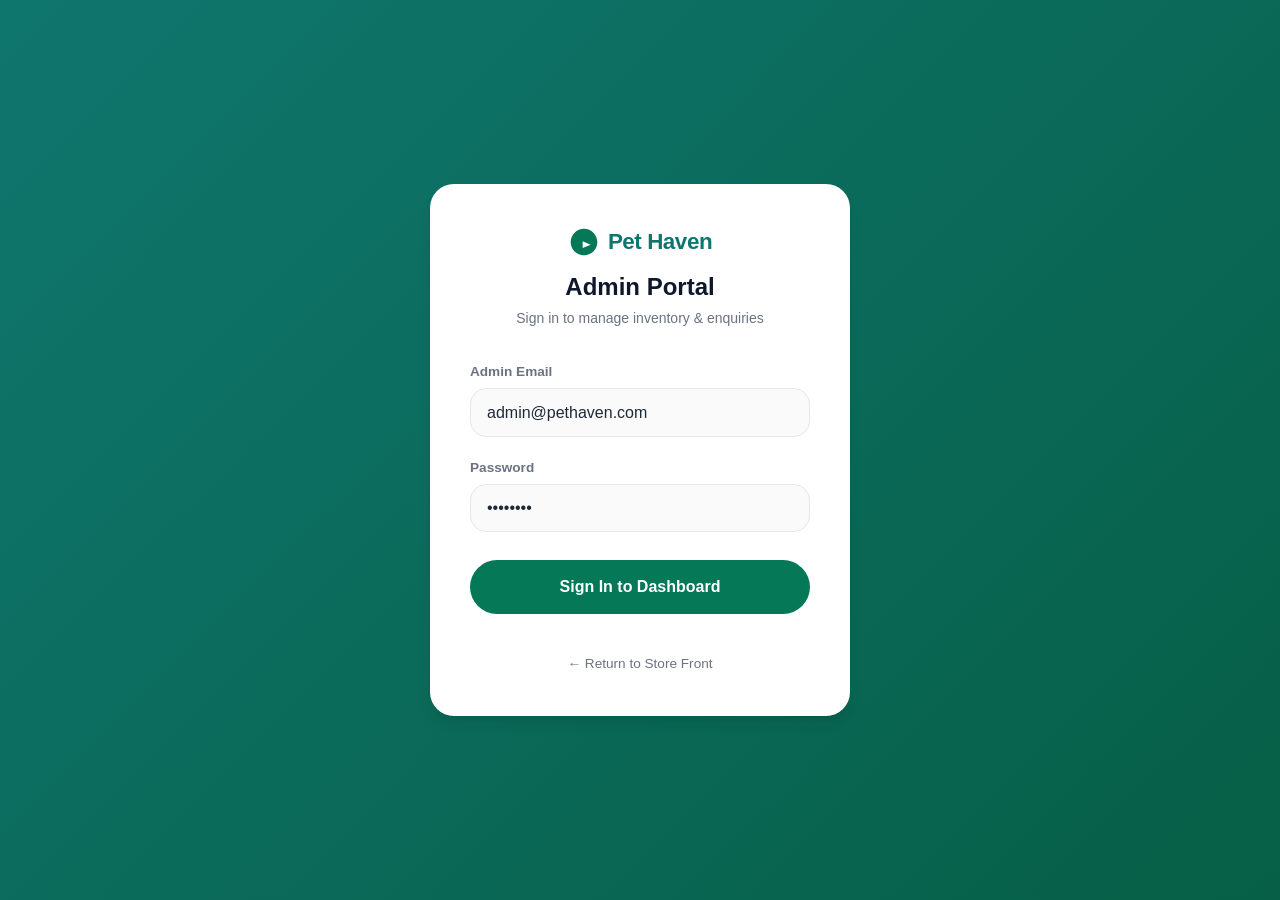
<file: admin/login.html>
<!DOCTYPE html>
<html lang="en">
<head>
  <meta charset="UTF-8">
  <meta name="viewport" content="width=device-width, initial-scale=1.0">
  <title>Admin Login | Pet Haven</title>
  <link rel="stylesheet" href="../css/style.css">
  <link rel="stylesheet" href="../css/components.css">
  <style>
    body {
      background: linear-gradient(135deg, #0F766E 0%, #065F46 100%);
      display: flex;
      align-items: center;
      justify-content: center;
      min-height: 100vh;
      padding: 1.5rem;
    }
    .login-card {
      background: #FFFFFF;
      border-radius: var(--radius-xl);
      padding: 2.5rem;
      width: 100%;
      max-width: 420px;
      box-shadow: var(--shadow-lg);
    }
  </style>
</head>
<body>

  <div class="login-card">
    <div class="text-center" style="margin-bottom: 2rem;">
      <a href="../index.html" class="brand-logo" style="justify-content: center; margin-bottom: 0.5rem;">
        <svg viewBox="0 0 24 24"><path d="M12 2C6.48 2 2 6.48 2 12s4.48 10 10 10 10-4.48 10-10S17.52 2 12 2zm-1 14.5v-5l6 2.5-6 2.5zm1-9.5c-1.1 0-2 .9-2 2s.9 2 2 2 2-.9 2-2-.9-2-2-2z"/></svg>
        <span>Pet Haven</span>
      </a>
      <h2 style="font-size: 1.5rem; font-weight: 800; color: #0F172A;">Admin Portal</h2>
      <p class="text-muted" style="font-size: 0.875rem;">Sign in to manage inventory & enquiries</p>
    </div>

    <form id="admin-login-form" style="display: flex; flex-direction: column; gap: 1.25rem;">
      <div class="form-group">
        <label class="form-label">Admin Email</label>
        <input type="email" id="login-email" class="form-input" required placeholder="admin@pethaven.com" value="admin@pethaven.com">
      </div>

      <div class="form-group">
        <label class="form-label">Password</label>
        <input type="password" id="login-password" class="form-input" required placeholder="••••••••" value="admin123">
      </div>

      <button type="submit" class="btn btn-primary btn-full" style="min-height: 48px; font-size: 1rem; margin-top: 0.5rem;">
        Sign In to Dashboard
      </button>

      <div class="text-center" style="margin-top: 1rem;">
        <a href="../index.html" style="font-size: 0.85rem; color: var(--text-muted);">← Return to Store Front</a>
      </div>
    </form>
  </div>

  <script src="../js/config.js"></script>
  <script src="../js/main.js"></script>
  <script src="../js/admin.js"></script>
</body>
</html>
</file>
<file: css/style.css>
/* ==========================================================================
   Pet Haven - Global Design System & Variables (Figma Spec)
   ========================================================================== */

:root {
  /* Brand Primary Colors */
  --primary-50: #ECFDF5;
  --primary-100: #D1FAE5;
  --primary-200: #A7F3D0;
  --primary-500: #10B981;
  --primary-600: #059669;
  --primary-700: #047857;
  --primary-800: #065F46;
  --primary-900: #0F766E;
  --primary-dark: #0B5D4E;

  /* Accent Tints & Backgrounds */
  --bg-page: #F8FAF8;
  --bg-card: #FFFFFF;
  --bg-footer: #DCE6F1;
  --bg-footer-dark: #1E293B;
  --bg-badge-green: #E6F4EA;
  --bg-badge-blue: #E8F0FE;
  --bg-badge-orange: #FFF3E0;

  /* Neutral Shades */
  --text-main: #1F2937;
  --text-muted: #6B7280;
  --text-light: #9CA3AF;
  --border-light: #E5E7EB;
  --border-focus: #059669;

  /* Functional Colors */
  --success: #10B981;
  --warning: #F59E0B;
  --danger: #EF4444;

  /* Typography */
  --font-sans: 'Inter', -apple-system, BlinkMacSystemFont, 'Segoe UI', Roboto, Helvetica, Arial, sans-serif;
  
  /* Shadows & Radius */
  --radius-sm: 8px;
  --radius-md: 12px;
  --radius-lg: 16px;
  --radius-xl: 24px;
  --radius-full: 9999px;
  
  --shadow-sm: 0 1px 2px 0 rgba(0, 0, 0, 0.05);
  --shadow-md: 0 4px 6px -1px rgba(0, 0, 0, 0.07), 0 2px 4px -1px rgba(0, 0, 0, 0.04);
  --shadow-lg: 0 10px 15px -3px rgba(0, 0, 0, 0.08), 0 4px 6px -2px rgba(0, 0, 0, 0.03);
  --shadow-hover: 0 14px 20px -4px rgba(0, 0, 0, 0.12);

  /* Layout Widths */
  --max-width: 1280px;
  --header-height: 80px;
}

/* Base Reset */
*, *::before, *::after {
  box-sizing: border-box;
  margin: 0;
  padding: 0;
}

html {
  scroll-behavior: smooth;
  font-size: 16px;
}

body {
  font-family: var(--font-sans);
  background-color: var(--bg-page);
  color: var(--text-main);
  line-height: 1.6;
  -webkit-font-smoothing: antialiased;
  min-height: 100vh;
  display: flex;
  flex-direction: column;
}

img {
  max-width: 100%;
  height: auto;
  display: block;
}

a {
  color: inherit;
  text-decoration: none;
  transition: color 0.2s ease;
}

button, input, select, textarea {
  font: inherit;
}

.container {
  width: 100%;
  max-width: var(--max-width);
  margin: 0 auto;
  padding: 0 1.5rem;
}

/* Utility Classes */
.text-center { text-align: center; }
.text-primary { color: var(--primary-700); }
.text-muted { color: var(--text-muted); }
.font-bold { font-weight: 700; }
.font-medium { font-weight: 500; }

.flex { display: flex; }
.flex-between { display: flex; justify-content: space-between; align-items: center; }
.items-center { align-items: center; }
.gap-1 { gap: 0.5rem; }
.gap-2 { gap: 1rem; }
.gap-3 { gap: 1.5rem; }

/* Buttons & Pill Components */
.btn {
  display: inline-flex;
  align-items: center;
  justify-content: center;
  gap: 0.5rem;
  padding: 0.75rem 1.5rem;
  font-size: 0.95rem;
  font-weight: 600;
  border-radius: var(--radius-full);
  border: 2px solid transparent;
  cursor: pointer;
  transition: all 0.25s cubic-bezier(0.4, 0, 0.2, 1);
  text-decoration: none;
}

.btn-primary {
  background-color: var(--primary-700);
  color: #FFFFFF;
}

.btn-primary:hover {
  background-color: var(--primary-800);
  box-shadow: var(--shadow-md);
  transform: translateY(-1px);
}

.btn-secondary {
  background-color: var(--primary-50);
  color: var(--primary-800);
  border-color: var(--primary-200);
}

.btn-secondary:hover {
  background-color: var(--primary-100);
}

.btn-outline {
  background-color: transparent;
  border-color: var(--border-light);
  color: var(--text-main);
}

.btn-outline:hover {
  border-color: var(--primary-600);
  color: var(--primary-700);
}

.btn-whatsapp {
  background-color: #25D366;
  color: #FFFFFF;
}

.btn-whatsapp:hover {
  background-color: #1DA851;
  box-shadow: 0 4px 12px rgba(37, 211, 102, 0.3);
  transform: translateY(-1px);
}

.btn-sm {
  padding: 0.4rem 1rem;
  font-size: 0.875rem;
}

.btn-full {
  width: 100%;
}

/* Header & Navigation Bar */
.site-header {
  position: sticky;
  top: 0;
  z-index: 100;
  background-color: rgba(255, 255, 255, 0.92);
  backdrop-filter: blur(12px);
  -webkit-backdrop-filter: blur(12px);
  border-bottom: 1px solid rgba(0, 0, 0, 0.05);
  height: var(--header-height);
  display: flex;
  align-items: center;
}

.nav-container {
  display: flex;
  align-items: center;
  justify-content: space-between;
  width: 100%;
}

.brand-logo {
  display: flex;
  align-items: center;
  gap: 0.5rem;
  font-size: 1.4rem;
  font-weight: 800;
  color: var(--primary-900);
  letter-spacing: -0.02em;
}

.brand-logo svg {
  width: 32px;
  height: 32px;
  fill: var(--primary-700);
}

.nav-menu {
  display: flex;
  align-items: center;
  gap: 2rem;
  list-style: none;
}

.nav-link {
  font-weight: 500;
  color: var(--text-main);
  font-size: 0.95rem;
  padding: 0.4rem 0;
  position: relative;
}

.nav-link:hover, .nav-link.active {
  color: var(--primary-700);
}

.nav-link.active::after {
  content: '';
  position: absolute;
  bottom: -4px;
  left: 0;
  width: 100%;
  height: 2.5px;
  background-color: var(--primary-700);
  border-radius: var(--radius-full);
}

.header-actions {
  display: flex;
  align-items: center;
  gap: 1rem;
}

.mobile-nav-toggle {
  display: none;
  background: none;
  border: none;
  cursor: pointer;
  padding: 0.5rem;
  color: var(--text-main);
}

/* Footer Section */
.site-footer {
  background-color: var(--bg-footer);
  margin-top: auto;
  padding: 4rem 0 2rem;
  border-top: 1px solid rgba(0,0,0,0.05);
}

.footer-grid {
  display: grid;
  grid-template-columns: 2fr 1fr 1fr 1.5fr;
  gap: 3rem;
  margin-bottom: 3rem;
}

.footer-col h4 {
  font-size: 1.1rem;
  font-weight: 700;
  color: var(--text-main);
  margin-bottom: 1.25rem;
}

.footer-links {
  list-style: none;
  display: flex;
  flex-direction: column;
  gap: 0.75rem;
}

.footer-links a {
  color: var(--text-muted);
  font-size: 0.95rem;
}

.footer-links a:hover {
  color: var(--primary-700);
}

.footer-bottom {
  border-top: 1px solid rgba(0, 0, 0, 0.08);
  padding-top: 1.5rem;
  display: flex;
  justify-content: space-between;
  align-items: center;
  color: var(--text-muted);
  font-size: 0.875rem;
}

/* Hero Section */
.hero-section {
  padding: 4rem 0 5rem;
}

.hero-grid {
  display: grid;
  grid-template-columns: 1fr 1fr;
  gap: 3.5rem;
  align-items: center;
}

.hero-title {
  font-size: 3.25rem;
  font-weight: 800;
  line-height: 1.15;
  color: #0F172A;
  margin-bottom: 1.25rem;
  letter-spacing: -0.025em;
}

.hero-subtitle {
  font-size: 1.125rem;
  color: var(--text-muted);
  margin-bottom: 2rem;
  max-width: 90%;
}

.hero-cta-group {
  display: flex;
  align-items: center;
  gap: 1rem;
  margin-bottom: 2.5rem;
}

.hero-stats {
  display: flex;
  align-items: center;
  gap: 2.5rem;
  padding-top: 1.5rem;
  border-top: 1px solid var(--border-light);
}

.stat-item h3 {
  font-size: 1.75rem;
  font-weight: 800;
  color: var(--primary-900);
}

.stat-item p {
  font-size: 0.875rem;
  color: var(--text-muted);
}

.hero-image-wrapper {
  position: relative;
  border-radius: var(--radius-xl);
  overflow: hidden;
  box-shadow: var(--shadow-lg);
  background: var(--bg-card);
}

.hero-image-wrapper img {
  width: 100%;
  height: 460px;
  object-fit: cover;
}

.hero-floating-badge {
  position: absolute;
  bottom: 1.5rem;
  left: 1.5rem;
  background: rgba(255, 255, 255, 0.95);
  backdrop-filter: blur(8px);
  padding: 0.85rem 1.25rem;
  border-radius: var(--radius-lg);
  box-shadow: var(--shadow-md);
  display: flex;
  align-items: center;
  gap: 0.75rem;
}
</file>
<file: css/components.css>
/* ==========================================================================
   Pet Haven - Reusable Component Styles
   ========================================================================== */

/* Section Headings */
.section-header {
  margin-bottom: 2.5rem;
}

.section-title {
  font-size: 2.25rem;
  font-weight: 800;
  color: #0F172A;
  margin-bottom: 0.5rem;
  letter-spacing: -0.02em;
}

.section-subtitle {
  font-size: 1rem;
  color: var(--text-muted);
}

/* Category Grid & Cards (Figma Style) */
.category-grid {
  display: grid;
  grid-template-columns: 2fr 1fr 1fr;
  gap: 1.5rem;
  margin-bottom: 4rem;
}

.category-card {
  position: relative;
  border-radius: var(--radius-xl);
  overflow: hidden;
  padding: 2rem;
  display: flex;
  flex-direction: column;
  justify-content: space-between;
  min-height: 240px;
  transition: transform 0.3s ease, box-shadow 0.3s ease;
  cursor: pointer;
}

.category-card:hover {
  transform: translateY(-4px);
  box-shadow: var(--shadow-lg);
}

.category-card.featured-photo {
  background-size: cover;
  background-position: center;
  color: #FFFFFF;
}

.category-card.featured-photo::before {
  content: '';
  position: absolute;
  inset: 0;
  background: linear-gradient(to top, rgba(0,0,0,0.7) 0%, rgba(0,0,0,0.1) 60%);
  z-index: 1;
}

.category-card.featured-photo * {
  position: relative;
  z-index: 2;
}

.category-card.tint-green {
  background-color: var(--bg-badge-green);
  border: 1px solid var(--primary-100);
}

.category-card.tint-blue {
  background-color: var(--bg-badge-blue);
  border: 1px solid #DBEAFE;
}

.category-icon-box {
  width: 52px;
  height: 52px;
  border-radius: var(--radius-lg);
  background-color: #FFFFFF;
  display: flex;
  align-items: center;
  justify-content: center;
  box-shadow: var(--shadow-sm);
  color: var(--primary-700);
}

.category-card h3 {
  font-size: 1.5rem;
  font-weight: 700;
}

/* Search & Filter Bar Container */
.filter-bar-card {
  background: #FFFFFF;
  border-radius: var(--radius-xl);
  padding: 1.5rem;
  box-shadow: var(--shadow-md);
  margin-bottom: 2.5rem;
  border: 1px solid var(--border-light);
}

.filter-grid {
  display: grid;
  grid-template-columns: 2fr 1fr 1fr 1fr auto;
  gap: 1rem;
  align-items: center;
}

.form-group {
  display: flex;
  flex-direction: column;
  gap: 0.35rem;
}

.form-label {
  font-size: 0.85rem;
  font-weight: 600;
  color: var(--text-muted);
}

.form-input, .form-select {
  width: 100%;
  padding: 0.65rem 1rem;
  border: 1.5px solid var(--border-light);
  border-radius: var(--radius-lg);
  background-color: #FAFAFA;
  color: var(--text-main);
  outline: none;
  transition: border-color 0.2s, background-color 0.2s;
}

.form-input:focus, .form-select:focus {
  border-color: var(--primary-600);
  background-color: #FFFFFF;
  box-shadow: 0 0 0 3px rgba(16, 185, 129, 0.15);
}

/* Item Card Grid (Pets, Birds, Products) */
.item-grid {
  display: grid;
  grid-template-columns: repeat(3, 1fr);
  gap: 2rem;
  margin-bottom: 3rem;
}

.item-card {
  background: var(--bg-card);
  border-radius: var(--radius-xl);
  overflow: hidden;
  border: 1px solid var(--border-light);
  box-shadow: var(--shadow-sm);
  transition: transform 0.3s cubic-bezier(0.4, 0, 0.2, 1), box-shadow 0.3s ease;
  display: flex;
  flex-direction: column;
}

.item-card:hover {
  transform: translateY(-5px);
  box-shadow: var(--shadow-hover);
}

.item-card-image {
  position: relative;
  width: 100%;
  height: 240px;
  overflow: hidden;
  background-color: #F1F5F9;
}

.item-card-image img {
  width: 100%;
  height: 100%;
  object-fit: cover;
  transition: transform 0.5s ease;
}

.item-card:hover .item-card-image img {
  transform: scale(1.05);
}

.badge {
  display: inline-flex;
  align-items: center;
  justify-content: center;
  padding: 0.3rem 0.75rem;
  border-radius: var(--radius-full);
  font-size: 0.75rem;
  font-weight: 700;
  letter-spacing: 0.03em;
  text-transform: uppercase;
  line-height: 1.2;
}

.item-card .badge {
  position: absolute;
  top: 1rem;
  right: 1rem;
}

.badge-available {
  background: #10B981;
  color: #FFFFFF;
}

.badge-featured {
  background: #F59E0B;
  color: #FFFFFF;
}

.badge-adopted {
  background: #6B7280;
  color: #FFFFFF;
}

.item-card-body {
  padding: 1.5rem;
  display: flex;
  flex-direction: column;
  flex-grow: 1;
}

.item-card-header {
  display: flex;
  justify-content: space-between;
  align-items: flex-start;
  margin-bottom: 0.5rem;
}

.item-title {
  font-size: 1.25rem;
  font-weight: 700;
  color: var(--text-main);
}

.item-price {
  font-size: 1.25rem;
  font-weight: 800;
  color: var(--primary-800);
}

.item-meta {
  font-size: 0.875rem;
  color: var(--text-muted);
  margin-bottom: 1rem;
  display: flex;
  align-items: center;
  gap: 0.4rem;
}

.item-card-footer {
  margin-top: auto;
  padding-top: 1rem;
  border-top: 1px solid var(--border-light);
  display: flex;
  gap: 0.75rem;
}

/* Detail Page Layout */
.detail-grid {
  display: grid;
  grid-template-columns: 1fr 1fr;
  gap: 3.5rem;
  background: #FFFFFF;
  border-radius: var(--radius-xl);
  padding: 2.5rem;
  box-shadow: var(--shadow-md);
  margin: 2rem 0 4rem;
}

.gallery-main-img {
  width: 100%;
  height: 420px;
  border-radius: var(--radius-lg);
  object-fit: cover;
  background: #F1F5F9;
}

.gallery-thumbs {
  display: flex;
  gap: 1rem;
  margin-top: 1rem;
}

.gallery-thumb {
  width: 80px;
  height: 80px;
  border-radius: var(--radius-md);
  object-fit: cover;
  cursor: pointer;
  border: 2px solid transparent;
  transition: border-color 0.2s;
}

.gallery-thumb.active {
  border-color: var(--primary-700);
}

.detail-info-box {
  display: flex;
  flex-direction: column;
}

.detail-specs-grid {
  display: grid;
  grid-template-columns: 1fr 1fr;
  gap: 1rem;
  background: var(--bg-page);
  padding: 1.25rem;
  border-radius: var(--radius-lg);
  margin: 1.5rem 0;
}

.spec-item {
  display: flex;
  flex-direction: column;
}

.spec-item span:first-child {
  font-size: 0.8rem;
  color: var(--text-muted);
}

.spec-item span:last-child {
  font-size: 0.95rem;
  font-weight: 600;
  color: var(--text-main);
}

/* Empty State Component */
.empty-state {
  text-align: center;
  padding: 4rem 2rem;
  background: #FFFFFF;
  border-radius: var(--radius-xl);
  box-shadow: var(--shadow-sm);
  grid-column: 1 / -1;
}

.empty-state svg {
  width: 64px;
  height: 64px;
  color: var(--text-light);
  margin-bottom: 1rem;
}

.empty-state h3 {
  font-size: 1.5rem;
  font-weight: 700;
  color: var(--text-main);
  margin-bottom: 0.5rem;
}

.empty-state p {
  color: var(--text-muted);
  max-width: 400px;
  margin: 0 auto 1.5rem;
}

/* Loading Skeleton Component */
.skeleton-card {
  background: #FFFFFF;
  border-radius: var(--radius-xl);
  overflow: hidden;
  border: 1px solid var(--border-light);
  height: 380px;
  display: flex;
  flex-direction: column;
}

.skeleton-img {
  height: 220px;
  background: linear-gradient(90deg, #f0f0f0 25%, #e0e0e0 50%, #f0f0f0 75%);
  background-size: 200% 100%;
  animation: skeleton-shimmer 1.5s infinite;
}

.skeleton-body {
  padding: 1.5rem;
  display: flex;
  flex-direction: column;
  gap: 1rem;
}

.skeleton-line {
  height: 16px;
  border-radius: 4px;
  background: linear-gradient(90deg, #f0f0f0 25%, #e0e0e0 50%, #f0f0f0 75%);
  background-size: 200% 100%;
  animation: skeleton-shimmer 1.5s infinite;
}

@keyframes skeleton-shimmer {
  0% { background-position: 200% 0; }
  100% { background-position: -200% 0; }
}

/* Toast Notifications */
.toast-container {
  position: fixed;
  bottom: 2rem;
  right: 2rem;
  z-index: 1000;
  display: flex;
  flex-direction: column;
  gap: 0.75rem;
}

.toast {
  background: #1E293B;
  color: #FFFFFF;
  padding: 0.85rem 1.5rem;
  border-radius: var(--radius-lg);
  box-shadow: var(--shadow-lg);
  display: flex;
  align-items: center;
  gap: 0.75rem;
  font-size: 0.9rem;
  animation: toast-in 0.3s cubic-bezier(0.175, 0.885, 0.32, 1.275);
}

.toast-success { background: #065F46; }
.toast-error { background: #991B1B; }

@keyframes toast-in {
  from { opacity: 0; transform: translateY(20px); }
  to { opacity: 1; transform: translateY(0); }
}
</file>
